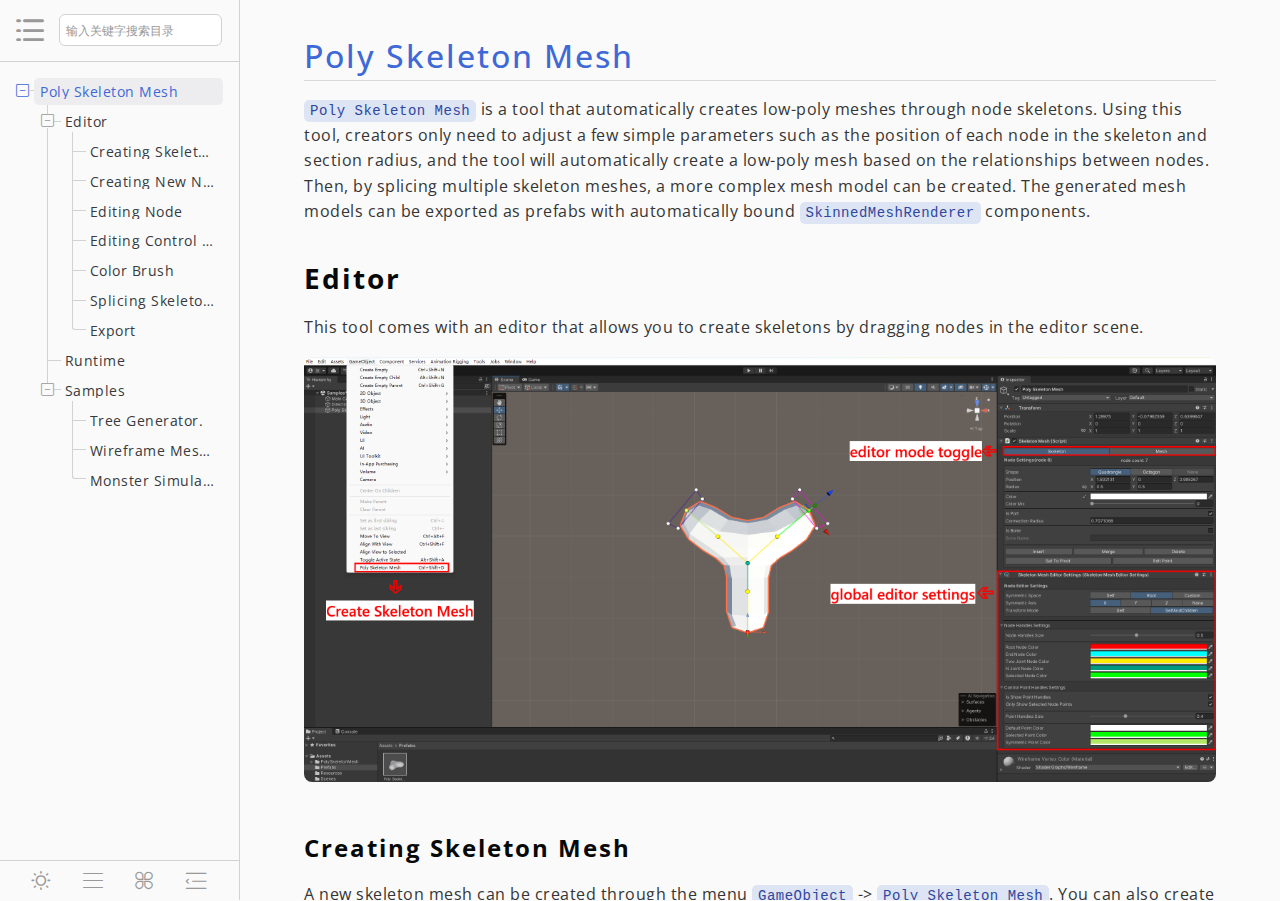
<file: document.html>
<!doctype html>
<html lang="">
<head>
    <meta charset='UTF-8'>
    <meta content='width=device-width initial-scale=1' name='viewport'>
    <title>Yuan Qu Cool (Poly Skeleton Mesh)</title>
    <link href="images/favicon.ico" rel="shortcut icon" type="image/x-icon">

    <link href="css/style.css" rel="stylesheet" type="text/css">
    <link href="css/bootstrap.min.css" rel="stylesheet" type="text/css">
    <link href="./css/mdtht.min.css" rel="stylesheet">
    
</head>
<body>
<h1 id='poly-skeleton-mesh'><a href="./index.html">Poly Skeleton Mesh</a></h1>

<p><code>Poly Skeleton Mesh</code> is a tool that automatically creates low-poly meshes through node skeletons. Using
    this tool, creators only need to adjust a few simple parameters such as the position of each node in the skeleton
    and section radius, and the tool will automatically create a low-poly mesh based on the relationships between nodes.
    Then, by splicing multiple skeleton meshes, a more complex mesh model can be created. The generated mesh models can
    be exported as prefabs with automatically bound <code>SkinnedMeshRenderer</code> components.</p>
<h2 id='editor'>Editor</h2>
<p>This tool comes with an editor that allows you to create skeletons by dragging nodes in the editor scene.</p>
<p><img alt="skeleton mesh editor" referrerpolicy="no-referrer" src="./images/document/skeleton mesh editor.png"></p>
<h3 id='creating-skeleton-mesh'>Creating Skeleton Mesh</h3>
<p>A new skeleton mesh can be created through the menu <code>GameObject</code> -&gt; <code>Poly Skeleton Mesh</code>.
    You can also create a new skeleton mesh by using the keyboard shortcut <code>Ctrl+Shift+D</code>. When in the
    skeleton editing mode, the newly created mesh will be generated based on the position and radius of the currently
    selected node.</p>
<p><img alt="create skeleton mesh" referrerpolicy="no-referrer" src="./images/document/create skeleton mesh.gif"></p>
<h3 id='creating-new-node'>Creating New Node</h3>
<p>Ensure the scene <code>Tools</code> is set to <code>Move Tool</code>. Select a node in the scene, hold down the
    <code>Shift</code> key on the keyboard, and drag the <code>Position</code> control in the scene to create a new
    node. You can switch the symmetry center, symmetry axis, and other settings through <code>Node Editor
        Settings</code>.</p>
<p><img alt="create node" referrerpolicy="no-referrer" src="./images/document/create node.gif"></p>
<h3 id='editing-node'>Editing Node</h3>
<p>In the scene, select one node, hold down the <code>Ctrl</code> key on the keyboard, and select another node in the
    scene to change the parent-child relationship between nodes.</p>
<p><img alt="change node parent" referrerpolicy="no-referrer" src="./images/document/change node parent.gif"></p>
<p>Switching scene <code>Tools</code> allows operations like <code>Move</code>, <code>Rotate</code>, <code>Scale</code>
    on nodes. Switching the <code>Transform Mode</code> configuration item in <code>Node Editor Settings</code> allows
    you to choose to edit only the current node or the current node and all its child nodes.</p>
<p><img alt="transform node" referrerpolicy="no-referrer" src="./images/document/transform node.gif"></p>
<p>Adjusting the node configuration items in the <code>Inspector</code> allows more precise settings for node shape,
    position, radius, color, etc.</p>
<p><img alt="edit node settings" referrerpolicy="no-referrer" src="./images/document/edit node settings.gif"></p>
<h3 id='editing-control-points'>Editing Control Points</h3>
<p>In addition to editing nodes, you can also edit the control points of each node, which allows for more detailed
    control of the node shape.
    Hold down the <code>Ctrl</code> key on the keyboard to select multiple control points for editing.</p>
<p><img alt="edit control point" referrerpolicy="no-referrer" src="./images/document/edit control point.gif"></p>
<h3 id='color-brush'>Color Brush</h3>
<p>You can use the color brush to change the color of the selected node or selected control point.
    Click the color brush icon in the <code>Node Editor Settings</code> to activate the color brush. Then, you can click
    on the nodes or control points in the scene to change their colors.
    Finally, you can click the <code>Mouse Right Button</code> to cancel the color brush.</p>
<p><img alt="color brush" referrerpolicy="no-referrer" src="./images/document/color brush.gif"></p>
<h3 id='splicing-skeleton-meshes'>Splicing Skeleton Meshes</h3>
<p>After editing the skeleton, you can save the current skeleton mesh as a prefab. Switch to the mesh configuration item
    in the <code>Inspector</code>, select a skeleton mesh in the scene as the base, drag the skeleton mesh prefab to be
    spliced into the scene, and move it to select the nearest splicing port to perform splicing. During splicing, click
    the <code>Ctrl</code> key on the keyboard to change the port to be spliced, and hold down the <code>Alt</code> key
    on the keyboard to rotate the prefab.</p>
<p><img alt="splice skeleton mesh" referrerpolicy="no-referrer" src="./images/document/splice skeleton mesh.gif"></p>
<h3 id='export'>Export</h3>
<p>The edited mesh supports exporting as a prefab, and you can choose whether to automatically generate bone
    binding.</p>
<p><video class="img-responsive" autoplay loop muted playsinline  height="700">
    <source src="images/document/skeleton%20mesh%20export.mp4">
    Your browser does not support the video tag.
</video></p>
<h2 id='runtime'>Runtime</h2>
<p>This tool provides runtime support and can dynamically create skeleton meshes through code.</p>
<pre><code class='language-c#' lang='c#'>    [RequireComponent(typeof(SkeletonMesh))]
    public class SampleSkeletonMesh : MonoBehaviour
    {
        private SkeletonMesh _skeletonMesh;

        private void Awake()
        {
            _skeletonMesh = GetComponent&lt;SkeletonMesh&gt;();
        }

        private void Start()
        {
            var node1 = _skeletonMesh.RootNode.AddChild(Vector3.forward);
            var node2 = node1.AddChild(new Vector3(1, 0, 1), 1f);
            var node3 = node1.AddChild(new Vector3(1, 0, 2), 1f);
        }
    }
</code></pre>
<p>The above code can create a mesh as shown in the image below:</p>
<p><img alt="skeleton mesh runtime" referrerpolicy="no-referrer" src="./images/document/skeleton mesh runtime.png"></p>
<h2 id='samples'>Samples</h2>
<h3 id='tree-generator'>Tree Generator.</h3>
<p>A simple tree generator that automatically generates low-polygon tree models by adjusting the corresponding
    parameters. The entire tree is generated by single <code>SkeletonMesh</code> component.</p>
<p><img alt="Tree Generator" referrerpolicy="no-referrer" src="./images/document/tree generator.gif"></p>
<h3 id='wireframe-mesh-generator'>Wireframe Mesh Generator</h3>
<p>A simple wireframe mesh generator that can generate a skeleton mesh model of the connection of mesh vertices and
    edges based on the existing mesh, and each vertex of the mesh generates a <code>SkeletonMesh</code> component.</p>
<p><img alt="wireframe mesh generator" referrerpolicy="no-referrer"
        src="./images/document/wireframe mesh generator.gif"></p>
<h3 id='monster-simulator-runtime'>Monster Simulator (Runtime)</h3>
<p>A simple monster simulator that creates different monster models by piecing together different body parts. At the
    same time, it automatically generates bone binding and adds simple procedural animations. The generated monsters can
    be archived in JSON format.</p>
<p><video class="img-responsive" autoplay loop muted playsinline  height="700">
    <source src="images/document/monster%20generator.mp4">
    Your browser does not support the video tag.
</video></p>
<p><video class="img-responsive" autoplay loop muted playsinline  height="700">
    <source src="images/document/monster%20save%20data.mp4">
    Your browser does not support the video tag.
</video></p>

<footer role="footer">

    <!-- logo -->

    <nav>
        <ul>
            <li>
                <a href="index.html" title="Yuan Qu Cool">
                    <img alt="Yuan Qu Cool" src="images/logo.png" title="Yuan Qu Cool"/>
                </a>
            </li>
        </ul>
    </nav>

    <!-- logo -->

    <!-- email -->

    <p class="copy-right">
        <a href="mailto:yuanqucool@gmail.com"><i aria-hidden="true" class="fa fa-envelope"></i>yuanqucool@gmail.com</a>
    </p>

    <!-- email -->

</footer>

<script src="js/bootstrap.min.js" type="text/javascript"></script>
<script src="./js/mdtht.min.js"></script>
<script src="./js/highlight.min.js"></script>
<script>hljs.highlightAll();</script>

</body>
</html>
</file>
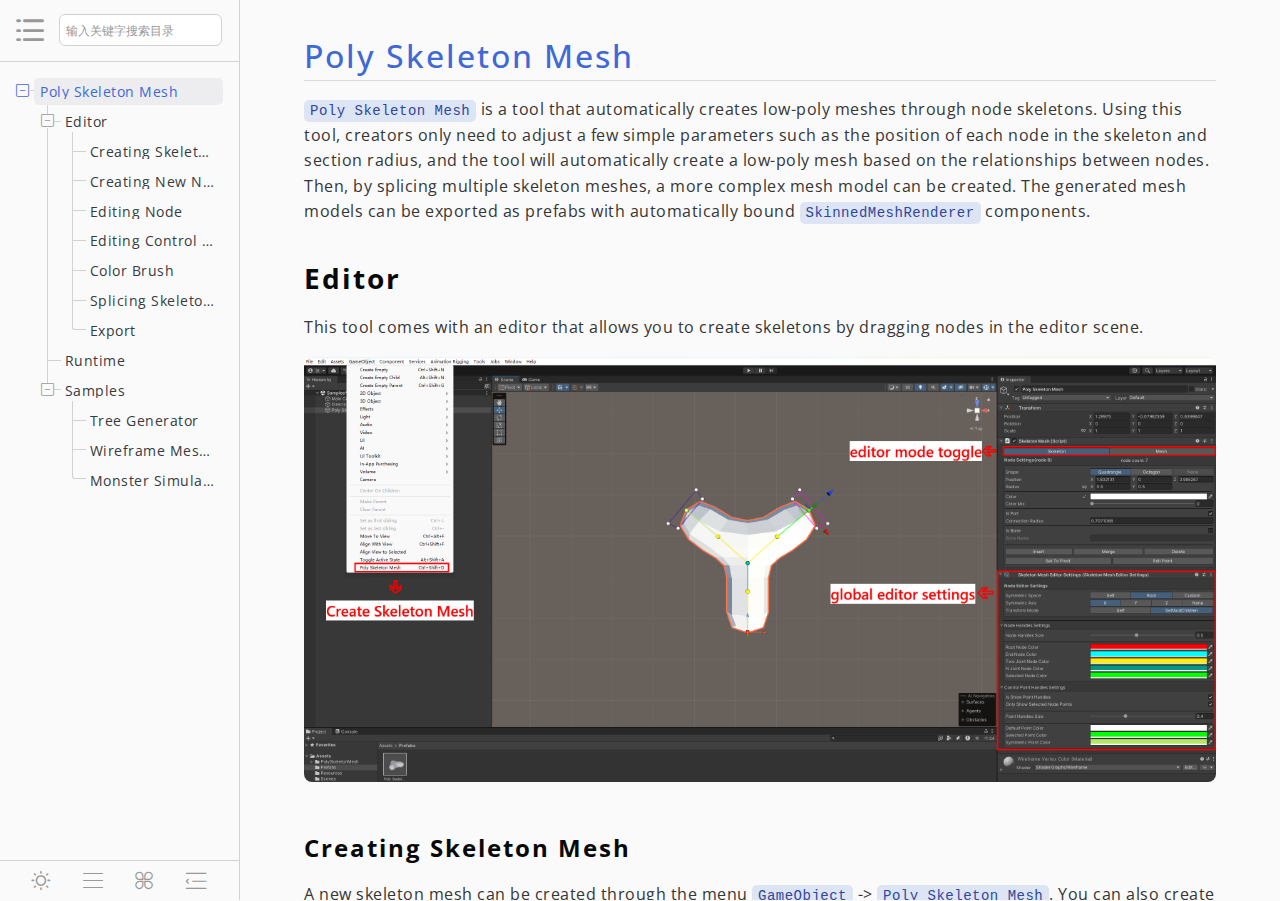
<file: README.html>
<!doctype html>
<html lang="">
<head>
    <meta charset='UTF-8'>
    <meta content='width=device-width initial-scale=1' name='viewport'>
    <title>Yuan Qu Cool (Poly Skeleton Mesh)</title>
    <link href="images/favicon.ico" rel="shortcut icon" type="image/x-icon">

    <link href="css/style.css" rel="stylesheet" type="text/css">
    <link href="css/bootstrap.min.css" rel="stylesheet" type="text/css">
    <link href="./css/mdtht.min.css" rel="stylesheet">
</head>
<body>
<h1 id='poly-skeleton-mesh'><a href="./index.html">Poly Skeleton Mesh</a></h1>
<p><code>Poly Skeleton Mesh</code> is a tool that automatically creates low-poly meshes through node skeletons. Using this tool, creators only need to adjust a few simple parameters such as the position of each node in the skeleton and section radius, and the tool will automatically create a low-poly mesh based on the relationships between nodes. Then, by splicing multiple skeleton meshes, a more complex mesh model can be created. The generated mesh models can be exported as prefabs with automatically bound <code>SkinnedMeshRenderer</code> components.</p>
<h2 id='editor'>Editor</h2>
<p>This tool comes with an editor that allows you to create skeletons by dragging nodes in the editor scene.</p>
<p><img src="./images/document/skeleton mesh editor.png" referrerpolicy="no-referrer" alt="skeleton mesh editor"></p>
<h3 id='creating-skeleton-mesh'>Creating Skeleton Mesh</h3>
<p>A new skeleton mesh can be created through the menu <code>GameObject</code> -&gt; <code>Poly Skeleton Mesh</code>. You can also create a new skeleton mesh by using the keyboard shortcut <code>Ctrl+Shift+D</code>. When in the skeleton editing mode, the newly created mesh will be generated based on the position and radius of the currently selected node.</p>
<p><img src="./images/document/create skeleton mesh.gif" referrerpolicy="no-referrer" alt="create skeleton mesh"></p>
<h3 id='creating-new-node'>Creating New Node</h3>
<p>Ensure the scene <code>Tools</code> is set to <code>Move Tool</code>. Select a node in the scene, hold down the <code>Shift</code> key on the keyboard, and drag the <code>Position</code> control in the scene to create a new node. You can switch the symmetry center, symmetry axis, and other settings through <code>Node Editor Settings</code>.</p>
<p><img src="./images/document/create node.gif" referrerpolicy="no-referrer" alt="create node"></p>
<h3 id='editing-node'>Editing Node</h3>
<p>In the scene, select one node, hold down the <code>Ctrl</code> key on the keyboard, and select another node in the scene to change the parent-child relationship between nodes.</p>
<p><img src="./images/document/change node parent.gif" referrerpolicy="no-referrer" alt="change node parent"></p>
<p>Switching scene <code>Tools</code> allows operations like <code>Move</code>, <code>Rotate</code>, <code>Scale</code> on nodes. Switching the <code>Transform Mode</code> configuration item in <code>Node Editor Settings</code> allows you to choose to edit only the current node or the current node and all its child nodes.</p>
<p><img src="./images/document/transform node.gif" referrerpolicy="no-referrer" alt="transform node"></p>
<p>Adjusting the node configuration items in the <code>Inspector</code> allows more precise settings for node shape, position, radius, color, etc.</p>
<p><img src="./images/document/edit node settings.gif" referrerpolicy="no-referrer" alt="edit node settings"></p>
<h3 id='editing-control-points'>Editing Control Points</h3>
<p>In addition to editing nodes, you can also edit the control points of each node, which allows for more detailed control of the node shape.
Hold down the <code>Ctrl</code> key on the keyboard to select multiple control points for editing.</p>
<p><img src="./images/document/edit control point.gif" referrerpolicy="no-referrer" alt="edit control point"></p>
<h3 id='color-brush'>Color Brush</h3>
<p>You can use the color brush to change the color of the selected node or selected control point. Click the color brush icon in the <code>Node Editor Settings</code> to activate the color brush. Then, you can click on the nodes or control points in the scene to change their colors. Finally, you can click the <code>Mouse Right Button</code> to cancel the color brush.</p>
<p><img src="./images/document/color brush.gif" referrerpolicy="no-referrer" alt="color brush"></p>
<h3 id='splicing-skeleton-meshes'>Splicing Skeleton Meshes</h3>
<p>After editing the skeleton, you can save the current skeleton mesh as a prefab. Switch to the mesh configuration item in the <code>Inspector</code>, select a skeleton mesh in the scene as the base, drag the skeleton mesh prefab to be spliced into the scene, and move it to select the nearest splicing port to perform splicing. During splicing, click the <code>Ctrl</code> key on the keyboard to change the port to be spliced, and hold down the <code>Alt</code> key on the keyboard to rotate the prefab.</p>
<p><img src="./images/document/splice skeleton mesh.gif" referrerpolicy="no-referrer" alt="splice skeleton mesh"></p>
<h3 id='export'>Export</h3>
<p>The edited mesh supports exporting as a prefab, and you can choose whether to automatically generate bone binding.</p>
<p><video class="img-responsive" autoplay loop muted playsinline  height="700" src="images/document/skeleton%20mesh%20export.mp4">Your browser does not support the video tag.</video></p>
<h2 id='runtime'>Runtime</h2>
<p>This tool provides runtime support and can dynamically create skeleton meshes through code.</p>
<pre><code class='language-csharp' lang='csharp'>    [RequireComponent(typeof(SkeletonMesh))]
    public class SampleSkeletonMesh : MonoBehaviour
    {
        private SkeletonMesh _skeletonMesh;

        private void Awake()
        {
            _skeletonMesh = GetComponent&lt;SkeletonMesh&gt;();
        }

        private void Start()
        {
            var node1 = _skeletonMesh.RootNode.AddChild(Vector3.forward);
            var node2 = node1.AddChild(new Vector3(1, 0, 1), 1f);
            var node3 = node2.AddChild(new Vector3(1, 0, 2), 1f);
        }
    }
</code></pre>
<p>The above code can create a mesh as shown in the image below:</p>
<p><img src="./images/document/skeleton mesh runtime.png" referrerpolicy="no-referrer" alt="skeleton mesh runtime"></p>
<h2 id='samples'>Samples</h2>
<h3 id='tree-generator'>Tree Generator</h3>
<p>A simple tree generator that automatically generates low-polygon tree models by adjusting the corresponding parameters. The entire tree is generated by single <code>SkeletonMesh</code> component.</p>
<p><img src="./images/document/tree generator.gif" referrerpolicy="no-referrer" alt="Tree Generator"></p>
<h3 id='wireframe-mesh-generator'>Wireframe Mesh Generator</h3>
<p>A simple wireframe mesh generator that can generate a skeleton mesh model of the connection of mesh vertices and edges based on the existing mesh, and each vertex of the mesh generates a <code>SkeletonMesh</code> component.</p>
<p><img src="./images/document/wireframe mesh generator.gif" referrerpolicy="no-referrer" alt="wireframe mesh generator"></p>
<h3 id='monster-simulator-runtime'>Monster Simulator (Runtime)</h3>
<p>A simple monster simulator that creates different monster models by piecing together different body parts. At the same time, it automatically generates bone binding and adds simple procedural animations. </p>
<p><font color="red">Note: this example uses the old input system.</font></p>
<p><video class="img-responsive" autoplay loop muted playsinline  height="700" src="images/document/monster%20generator.mp4">Your browser does not support the video tag.</video></p>
<p>The generated monsters can be archived in <code>json</code> format. </p>
<p><video class="img-responsive" autoplay loop muted playsinline  height="700" src="images/document/monster%20save%20data.mp4">Your browser does not support the video tag.</video></p>

<footer role="footer">
    <nav><ul><li><a href="index.html" title="Yuan Qu Cool"><img alt="Yuan Qu Cool" src="images/logo.png" title="Yuan Qu Cool"/></a></li></ul></nav>
    <p class="copy-right"><a href="mailto:yuanqucool@gmail.com"><i aria-hidden="true" class="fa fa-envelope"></i>yuanqucool@gmail.com</a></p>
</footer>

<script src="js/bootstrap.min.js" type="text/javascript"></script>
<script src="./js/mdtht.min.js"></script>
<script src="./js/highlight.min.js"></script>
<script>hljs.highlightAll();</script>
</body>
</html>
</file>
<file: css/style.css>
@import url(https://fonts.googleapis.com/css?family=Open+Sans:400,300,300italic,400italic,600,600italic,700,700italic,800,800italic);
html {
	-ms-text-size-adjust: 100%;
	-webkit-text-size-adjust: 100%;
}
*, *:before, *:after {
	-webkit-box-sizing: border-box;
	-moz-box-sizing: border-box;
	box-sizing: border-box;
}
input, textarea {
	-webkit-appearance: none;
	-webkit-border-radius: 0;
}
button, html input[type="button"],/* 1 */ input[type="reset"], input[type="submit"] {
	-webkit-appearance: button;
	cursor: pointer;
 *overflow:visible;
}
body, img, .commentys-form input[type="text"], .commentys-form input[type="email"], .commentys-form input[type="url"], .commentys-form textarea {
	transition: all .2s linear;
	-o-transition: all .2s linear;
	-moz-transition: all .2s linear;
	-webkit-transition: all .2s linear;
}
html, body, div, span, object, iframe, h1, h2, h3, h4, h5, h6, p, blockquote, pre, abbr, address, cite, code, del, dfn, em, img, ins, kbd, q, samp, small, strong, sub, sup, var, b, i, dl, dt, dd, ol, ul, li, fieldset, form, label, legend, table, caption, tbody, tfoot, thead, tr, th, td, article, aside, canvas, details, figcaption, figure, footer, header, hgroup, menu, nav, section, summary, time, mark, audio, video, input, main {
	-webkit-box-sizing: border-box;
	-moz-box-sizing: border-box;
	box-sizing: border-box;
	margin: 0;
	padding: 0;
	vertical-align: baseline;
	border: 0;
	outline: 0;
}
article, aside, details, figcaption, figure, footer, header, hgroup, menu, nav, section, img, main {
	display: block
}
audio, canvas, video {
	display: inline-block;
 *display:inline;
 *zoom:1
}
blockquote:before, blockquote:after, q:before, q:after {
	content: '';
	content: none;
}
.clear {
	clear: both;
	line-height: 0;
	height: 0;
}
a {
	text-decoration: none;
	outline: none;
	color: #010101;
	transition-delay: 0s;
	transition-duration: 0.6s;
	transition-property: all;
	transition-timing-function: ease;
}
a:focus, img:focus, button:focus, .btn:focus {
	outline: none;
}

::-moz-selection {
background-color:#fb5353;
color:#fff;
text-shadow:none;
}
::selection {
	background-color: #fb5353;
	color: #fff;
	text-shadow: none;
}
@font-face {
	font-family: 'Open Sans', sans-serif;
}
/*===== Header ===*/

header[role="header"] {
	padding-top: 80px;
	padding-bottom: 39px
}
header[role="header"] h1 {
	padding: 0;
	margin: 0
}
header[role="header"] h1 > a {
	max-width: 66px;
	display: block;
	float: left
}
header[role="header"] nav {
	padding-top: 10px;
	transition-delay: 0s;
	transition-duration: 0.6s;
	transition-property: all;
	transition-timing-function: ease;
}
header[role="header"] nav ul {
	display: none;
	position: fixed;
	z-index: 60;
	text-align: center;
	width: 100%;
	height: 100%;
	top: 0;
	left: 0;
	right: 0;
	background-color: rgba(255,255,255,0.8);
	padding: 0;
	margin: 0;
	padding-top: 199px;
}
header[role="header"] nav ul > li {
	font-weight: 800;
	font-size: 42px;
	display: block
}
header[role="header"] nav ul > li > a {
	display: block;
	line-height: 72px;
	color: #404040
}
header[role="header"] nav ul > li:hover a, header[role="header"] nav ul > li.nav-active a {
	text-decoration: none;
	color: #fb5353
}
header[role="header"] nav #menu-button {
	width: 31px;
	font-size: 0;
	float: right;
	height: 19px;
	position: relative;
	z-index: 70;
	-webkit-transform: rotate(0deg);
	-moz-transform: rotate(0deg);
	-o-transform: rotate(0deg);
	transform: rotate(0deg);
	-webkit-transition: .5s ease-in-out;
	-moz-transition: .5s ease-in-out;
	-o-transition: .5s ease-in-out;
	transition: .5s ease-in-out;
	cursor: pointer;
}
header[role="header"] nav #menu-button span {
	display: block;
	position: absolute;
	z-index: 60;
	height: 3px;
	width: 100%;
	background: #111111;
	opacity: 1;
	left: 0;
	-webkit-transform: rotate(0deg);
	-moz-transform: rotate(0deg);
	-o-transform: rotate(0deg);
	transform: rotate(0deg);
	-webkit-transition: .25s ease-in-out;
	-moz-transition: .25s ease-in-out;
	-o-transition: .25s ease-in-out;
	transition: .25s ease-in-out;
}
header[role="header"] nav #menu-button span {
	background: #010101;
}
header[role="header"] nav #menu-button span:nth-child(1) {
	top: 0px;
}
header[role="header"] nav #menu-button span:nth-child(2) {
	top: 7px;
}
header[role="header"] nav #menu-button span:nth-child(3) {
	top: 14px;
}
header[role="header"] nav #menu-button.open span:nth-child(1) {
	top: 10px;
	-webkit-transform: rotate(135deg);
	-moz-transform: rotate(135deg);
	-o-transform: rotate(135deg);
	transform: rotate(135deg);
}
header[role="header"] nav #menu-button.open span:nth-child(2) {
	opacity: 0;
	left: -60px;
}
header[role="header"] nav #menu-button.open span:nth-child(3) {
	top: 10px;
	-webkit-transform: rotate(-135deg);
	-moz-transform: rotate(-135deg);
	-o-transform: rotate(-135deg);
	transform: rotate(-135deg);
}
/*===== main ===*/

main[role="main-home-wrapper"], main[role="main-inner-wrapper"] {
	padding-bottom: 90px
}
main[role="main-home-wrapper"] article[role="pge-title-content"], main[role="main-inner-wrapper"] article[role="pge-title-content"] {
	padding-left: 41px
}
main[role="main-home-wrapper"] article[role="pge-title-content"] header, main[role="main-inner-wrapper"] article[role="pge-title-content"] header {
	padding-bottom: 19px;
	padding-top: 83px
}
main[role="main-home-wrapper"] article[role="pge-title-content"] header h2, main[role="main-inner-wrapper"] article[role="pge-title-content"] header h2 {
	font-size: 46px;
	line-height: 53px;
	color: #404040;
	font-weight: 800
}
main[role="main-home-wrapper"] article[role="pge-title-content"] header h2 span, main[role="main-inner-wrapper"] article[role="pge-title-content"] header h2 span {
	display: block;
	font-size: 80px;
	color: #fb5353;
	padding-bottom: 15px
}
main[role="main-home-wrapper"] article[role="pge-title-content"] p, main[role="main-inner-wrapper"] article[role="pge-title-content"] p {
	font-size: 20px;
	line-height: 30px;
	color: #454545
}
/*===== footer ===*/

footer[role="footer"] {
	background-color: #FFF;
	padding-top: 100px;
	padding-bottom: 77px
}
footer[role="footer"] > h1 a {
	margin: 0 auto;
	display: block;
	max-width: 128px;
}
footer[role="footer"] nav {
	padding-top: 37px;
	padding-bottom: 43px
}
footer[role="footer"] nav > ul {
	text-align: center;
	padding: 0;
	margin: 0
}
footer[role="footer"] nav > ul > li {
	display: inline-block;
	text-transform: uppercase;
	font-size: 15px;
	margin: 0 13px
}
footer[role="footer"] nav > ul > li > a {
	color: #9d9d9d
}
footer[role="footer"] nav > ul > li:hover a {
	text-decoration: none;
	color: #fb5353
}
footer[role="footer"] ul[role="social-icons"] {
	padding: 0;
	margin: 0;
	text-align: center;
	padding-bottom: 40px;
}
footer[role="footer"] ul[role="social-icons"] > li {
	display: inline-block;
	margin: 0 6.5px
}
footer[role="footer"] ul[role="social-icons"] > li > a {
	display: block;
	width: 42px;
	height: 42px;
	background-color: #bbbbbb;
	color: #FFF;
	line-height: 42px;
	font-size: 20px;
	border-radius: 100%;
	text-align: center
}
footer[role="footer"] ul[role="social-icons"] > li:hover a {
	background-color: #fb5353
}
footer[role="footer"] .copy-right {
	text-align: center;
	display: block;
	font-size: 24px;
	line-height: 25px;
	color: #9c9c9c
}
/*===== About ===*/

main[role="main-inner-wrapper"] .about-content {
	background-color: #fb5353;
	padding-top: 57px;
	padding-left: 70px;
	padding-right: 67px;
	padding-bottom: 58px
}
main[role="main-inner-wrapper"] .about-content p {
	font-size: 17px;
	line-height: 30px;
	color: #FFF;
	padding-bottom: 20px
}
main[role="main-inner-wrapper"] .thumbnails-pan {
	padding-top: 30px
}
main[role="main-inner-wrapper"] .thumbnails-pan section figure {
	background-color: #FFF;
	position: relative;
	overflow: hidden;
	cursor: pointer
}
main[role="main-inner-wrapper"] .thumbnails-pan section figure, main[role="main-inner-wrapper"] .thumbnails-pan section figure, img, main[role="main-inner-wrapper"] .thumbnails-pan section figure figcaption, section.blog-content figure, section.blog-content figure img, section.blog-content article {
	transition-delay: 0s;
	transition-duration: 0.6s;
	transition-property: all;
	transition-timing-function: ease;
}
main[role="main-inner-wrapper"] .thumbnails-pan section figure figcaption {
	position: absolute;
	bottom: -50%;
	left: 0;
	right: 0;
	background-color: #fb5353;
	margin: 0 69px;
	text-align: center;
	color: #FFF;
	padding-top: 16px;
	padding-bottom: 27px
}
main[role="main-inner-wrapper"] .thumbnails-pan section figure figcaption h3 {
	font-size: 21px;
	line-height: 22px;
	font-weight: 300
}
main[role="main-inner-wrapper"] .thumbnails-pan section figure figcaption h5 {
	text-transform: uppercase;
	font-size: 13px;
	line-height: 14px;
	font-weight: bold
}
main[role="main-inner-wrapper"] .thumbnails-pan section figure:hover, section.blog-content:hover article {
	background-color: #fb5353;
	color: #FFF
}
main[role="main-inner-wrapper"] .thumbnails-pan section figure:hover img, section.blog-content:hover figure img {
	-webkit-transform: scale3d(1.08, 1.08, 2);
	transform: scale3d(1.08, 1.08, 2);
	opacity: 0.5
}
main[role="main-inner-wrapper"] .thumbnails-pan section figure:hover figcaption {
	bottom: 0;
}
/*===== Blog ===*/

article[role="pge-title-content"].blog-header {
	padding-bottom: 218px
}
section.blog-content {
	margin-bottom: 29px
}
section.blog-content figure {
	overflow: hidden;
	position: relative;
	background-color: rgba(255,255,255,0.4);
	cursor: pointer
}
section.blog-content figure .post-date {
	text-align: center;
	color: #FFF;
	font-weight: 800;
	font-size: 14px;
	line-height: 18px;
	text-transform: uppercase;
	display: block;
	background-color: #fb5353;
	width: 130px;
	height: 130px;
	position: absolute;
	left: 0;
	top: 0;
	padding-top: 41px;
	z-index: 50
}
section.blog-content figure .post-date span {
	font-size: 50px;
	line-height: 35px;
	display: block
}
section.blog-content article {
	font-size: 21px;
	line-height: 30px;
	color: #FFF;
	font-weight: 800;
	color: #343434;
	padding-left: 42px;
	padding-top: 33px;
	padding-bottom: 31px;
}
section.blog-content:hover figure img {
	opacity: 0.5
}
/*===== Contact ===*/

article[role="pge-title-content"].contact-header {
	padding-bottom: 218px
}
article[role="pge-title-content"].contact-header p a {
	color: #343434;
	padding-right: 34px
}
article[role="pge-title-content"].contact-header p a:hover {
	color: #fb5353;
	text-decoration: none
}
.demo-wrapper {
	width: 100%;
	margin: 0 auto;
	height: 499px;
}
#surabaya {
	width: 100%;
	height: 100%;
}
.error_message {
	color: #e84d49
}
#success_page h3, #success_page p {
	color: #60ca6f
}
.contat-from-wrapper {
	padding: 0 69px;
	margin-top: 108px
}
.contat-from-wrapper input[type="text"], .contat-from-wrapper input[type="email"], .contat-from-wrapper textarea {
	width: 100%;
	display: block;
	outline: none;
	border-bottom: 1px solid #bbbbbb;
	background-color: inherit;
	color: #404040;
	font-size: 21px;
	line-height: 23px;
	padding-bottom: 24px
}
.contat-from-wrapper input[type="text"]:focus, .contat-from-wrapper input[type="email"]:focus, .contat-from-wrapper textarea:focus {
	border-bottom-color: #9f9e9e
}
 .contat-from-wrapper form ::-webkit-input-placeholder {
color:#404040;
}
 .contat-from-wrapper form ::-moz-placeholder {
color:#404040;
} /* firefox 19+ */
 .contat-from-wrapper form :-ms-input-placeholder {
color:#404040;
} /* ie */
 .contat-from-wrapper form input:-moz-placeholder {
color:#404040;
}
.contat-from-wrapper textarea {
	border-bottom: 1px solid #bbbbbb;
	border-left: none;
	border-right: none;
	border-top: none;
	height: 77px;
	margin-top: 56px
}
.contat-from-wrapper input[type="submit"] {
	display: block;
	border: none;
	outline: none;
	width: 200px;
	line-height: 60px;
	text-transform: uppercase;
	font-size: 21px;
	color: #FFF;
	font-weight: 800;
	letter-spacing: 2px;
	background-color: #e84d49;
	margin: 41px auto;
	margin-bottom: 0
}
.contat-from-wrapper input[type="submit"]:hover {
	background-color: #f8524e
}
/*== Work Details ==*/

.work-details, .blog-details {
	padding: 0 69px;
	margin-top: 73px
}
.work-details header h2 {
	color: #343434;
	font-size: 36px;
	font-weight: 800
}
.work-details header a {
	display: inline-block;
	color: #fb5353;
	font-size: 18px;
	font-weight: 800;
	padding-top: 3px
}
.work-details header a i {
	color: #0d0d0d;
	padding-left: 10px
}
.work-details header a:hover {
	color: #0d0d0d;
	text-decoration: none
}
.work-details header a:hover i {
	color: #fb5353
}
.work-details p {
	font-size: 16px;
	color: #666666;
	line-height: 30px;
	margin-bottom: 20px;
	font-weight: 300
}
.work-details p strong {
	font-weight: 800
}
.work-images {
	margin-top: 46px
}
.work-images li {
	margin-bottom: 50px
}
/*== Blog Details ==*/

.bog-header {
	padding-bottom: 62px
}
.bog-header h3, .comments-pan h3, .commentys-form h4 {
	color: #404040;
	font-weight: 800;
	padding-bottom: 24px;
	display: block
}
.bog-header h3 span {
	color: #fb5353
}
.bog-header h2 {
	font-size: 36px;
	font-weight: normal
}
.blog-details .enter-content {
	margin-top: 62px
}
.blog-details .enter-content p {
	font-size: 16px;
	line-height: 30px;
	font-weight: 300;
	margin-bottom: 23px
}
.comments-pan {
	border-top: 2px solid #dedede;
	padding-top: 15px
}
.comments-pan h3 {
	border-bottom: 2px solid #dedede;
	padding-bottom: 34px;
	margin-bottom: 52px
}
.comments-reply, .reply-pan {
	padding: 0;
	margin: 0;
	list-style: none
}
.comments-reply li {
	display: block;
	border-bottom: 2px solid #dedede;
	overflow: hidden;
	padding-bottom: 51px;
	margin-bottom: 39px
}
.comments-reply li figure {
	float: left;
	width: 70px;
	background-color: #000
}
.comments-reply li section {
	float: left;
	padding-left: 30px;
	font-size: 16px;
	line-height: 30px;
	font-weight: 300;
	color: #343434;
	width: 92%;
}
.comments-reply li section .date-pan {
	font-size: 14px;
	line-height: 18px;
	padding-bottom: 25px
}
.comments-reply li section h4 {
	font-weight: 800;
	color: #404040;
	font-size: 21px;
	margin-bottom: 6px;
	margin-top: 0
}
.comments-reply li section h4 a {
	font-size: 16px;
	color: #fb5353;
	font-weight: 400;
	display: inline-block;
	padding-left: 20px
}
.reply-pan {
	clear: both;
	display: block;
	margin-left: 100px;
	padding-top: 39px
}
.reply-pan li {
	border-bottom: none;
	border-top: 2px solid #dedede;
	padding-bottom: 0;
	margin-bottom: 0;
	padding-top: 38px;
}
.commentys-form h4 {
	font-size: 24px
}
.commentys-form form {
	margin-top: 30px
}
.commentys-form input[type="text"], .commentys-form input[type="email"], .commentys-form input[type="url"], .commentys-form textarea {
	font-size: 21px;
	line-height: 22px;
	color: #404040;
	padding-bottom: 26px;
	border-bottom: 2px solid #bbbbbb;
	width: 100%;
	display: block;
	border-left: none;
	border-right: none;
	border-top: none;
	background-color: transparent;
	outline: none
}
.commentys-form textarea {
	margin-top: 57px
}
.commentys-form input[type="text"]:focus, .commentys-form input[type="email"]:focus, .commentys-form input[type="url"]:focus, .commentys-form textarea:focus {
	border-bottom-color: #000
}
.commentys-form input[type="button"] {
	padding: 0 36px;
	text-transform: uppercase;
	display: inline-block;
	font-size: 21px;
	line-height: 60px;
	color: #FFF;
	font-weight: bold;
	text-align: center;
	border: none;
	outline: none;
	background-color: #fb5353;
	margin-top: 50px
}
.commentys-form input[type="button"]:hover {
	background-color: #ff5c5c
}
</file>
<file: css/mdtht.min.css>
/*
 * ------------------------------------------------------------------------
 * mdtht.css
 * (c) 2022-2025
 * Author: cayxc
 * Homepage:  https://gitee.com/cayxc/mdtht  https://github.com/cayxc/Mdtht
 * License: BSD-3-Clause
 */
@charset "UTF-8";@font-face{font-family:"iconfont";src:url("[data-uri]")}.iconfont{font-family:"iconfont"!important;font-size:1.6rem;font-style:normal;-webkit-font-smoothing:antialiased;-moz-osx-font-smoothing:grayscale}.icon-retractB:before{content:"\e619"}.icon-launchB:before{content:"\e77f"}.icon-fail:before{content:"\e64e"}.icon-launchC:before{content:"\e731"}.icon-retractA:before{content:"\e747"}.icon-branchB:before{content:"\e618"}.icon-branch:before{content:"\e6a5"}.icon-catalog-closeB:before{content:"\e62f"}.icon-label:before{content:"\e77e"}.icon-quit:before{content:"\e652"}.icon-retractC:before{content:"\e604"}.icon-search:before{content:"\e62b"}.icon-close:before{content:"\e624"}.icon-noindex:before{content:"\e643"}.icon-catalog-close:before{content:"\e613"}.icon-sun:before{content:"\e603"}.icon-style:before{content:"\e62e"}.icon-moon:before{content:"\e60c"}.icon-menu-index:before{content:"\e62a"}.icon-catalog-show:before{content:"\e65a"}.icon-launchA:before{content:"\e748"}input::-webkit-input-placeholder,input:-moz-placeholder,input::-moz-placeholder,input:-ms-input-placeholder{color:#999}.text-center{text-align:center}.error{position:absolute;left:1.6rem;right:1.6rem;top:0;z-index:1000;border-radius:.6rem;-webkit-border-radius:.6rem;-moz-border-radius:.6rem;background:#e30f2e}.error pre{color:initial!important;background:initial!important;margin:0}.input-checkebox{appearance:none;-webkit-appearance:none;-moz-appearance:none;-ms-appearance:none;content:"";display:inline-block;position:relative;width:1.6rem;height:1.6rem;background-color:#fafafa;border:1px solid #070909;vertical-align:middle;font-size:2rem;line-height:1;margin-bottom:.3rem;margin-right:.8rem;box-sizing:border-box}.input-text,.search{display:inline-block;width:100%;height:100%;border:1px solid #d2d2d2;padding:0 .6rem;border-radius:.6rem;-webkit-border-radius:.6rem;-moz-border-radius:.6rem;box-sizing:border-box;outline:0}.js-level1-style{border-bottom:.1rem solid #d9d9d9}.js-search{border:.1rem solid #d2d2d2;border-radius:.6rem;-webkit-border-radius:.6rem;-moz-border-radius:.6rem;max-height:60vh!important;box-shadow:0 0 .2rem .1rem rgba(217,217,217,0.6);-webkit-box-shadow:0 0 .2rem .1rem rgba(217,217,217,0.6);-moz-box-shadow:0 0 .2rem .1rem rgba(217,217,217,0.6);-o-box-shadow:0 0 .2rem .1rem rgba(217,217,217,0.6);background:#fafafa}.js-search>nav{max-height:60vh;overflow-y:auto!important;overflow-x:hidden!important;scrollbar-width:none;-webkit-scrollbar:none}.js-search a{color:#000!important}.js-search i{color:#999!important}#right-container .js-show h1>span,#right-container .js-show h2>span,#right-container .js-show h3>span,#right-container .js-show h4>span,#right-container .js-show h5>span,#right-container .js-show h6>span{display:block!important}.list-wrapper .js-close{display:none}.js-width-0{width:0!important;overflow:hidden}.js-height-0{height:0!important}.js-height-1{height:4rem!important}.js-noindex ul li a p{display:none!important}#list-container .js-retract>ul>li ul{display:none}#list-container .js-launch>ul>li ul{display:block}#list-container .list-wrapper .js-item-retract>ul,#list-container .list-wrapper .js-item-retract>ul{display:none}#list-container .list-wrapper .js-item-launch>ul,#list-container .list-wrapper .js-item-launch>ul{display:block}#list-container .js-active>a,.search-result .js-active{color:#3e69d7!important;background:#ededef!important;border-radius:.5rem;-webkit-border-radius:.5rem;-moz-border-radius:.5rem}#list-container .js-active>a:before,.search-result .js-active:before{width:1.2rem}.search-result .search-click{border-radius:.5rem;-webkit-border-radius:.5rem;-moz-border-radius:.5rem;padding:.4rem .6rem;color:#f59102!important;background:#ededef}#list-container .js-active>.iconfont{color:#3e69d7!important}.js-show-shadow,.js-show-shadow .iconfont{text-shadow:.05rem .1rem .12rem rgba(210,210,210,0.75)}.js-close-shadow,.js-close-shadow .iconfont{text-shadow:none}.js-show-tree .list-wrapper ul:before,.js-show-tree .list-wrapper ul li:before,.js-show-tree .list-wrapper ul li a:before,.js-show-tree .list-wrapper ul:after,.js-show-tree .list-wrapper ul li:after,.js-show-tree .list-wrapper ul li a:after{display:block!important}.js-close-tree .list-wrapper ul:before,.js-close-tree .list-wrapper ul li:before,.js-close-tree .list-wrapper ul li a:before,.js-close-tree .list-wrapper ul:after,.js-close-tree .list-wrapper ul li:after,.js-close-tree .list-wrapper ul li a:after{display:none!important}
.js-close-tree .list-wrapper ul li a{margin-left:1.7rem}pre code.hljs{white-space:break-spaces;word-break:break-word}code.hljs{color:#2f479f;padding:0;background:transparent}.hljs{background:transparent}.hljs-comment{color:rgba(72,93,108,0.75)}.hljs-punctuation,.hljs-tag{color:#4ad3f8}.hljs-tag .hljs-attr,.hljs-tag .hljs-name{color:#fa5a5a}.hljs-attribute,.hljs-doctag,.hljs-keyword,.hljs-meta .hljs-keyword,.hljs-name,.hljs-selector-tag{color:#3cb2fc}.hljs-deletion,.hljs-number,.hljs-quote,.hljs-selector-class,.hljs-selector-id,.hljs-string,.hljs-template-tag,.hljs-type{color:#00a866}.hljs-section,.hljs-title{color:#af66ef}.hljs-link,.hljs-operator,.hljs-regexp,.hljs-selector-attr,.hljs-selector-pseudo,.hljs-symbol,.hljs-template-variable,.hljs-variable{color:#ff5c6d}.hljs-literal{color:#0d50cc}.hljs-addition,.hljs-built_in,.hljs-bullet,.hljs-code{color:#e38603}.hljs-meta{color:#ae42f3}.hljs-meta .hljs-string{color:#32b1e1}.hljs-emphasis{font-style:italic}.hljs-strong{font-weight:500}*{margin:0;padding:0;tab-size:4;-webkit-tab-size:4;-moz-tab-size:4;-o-tab-size:4}:root{font-family:"PingFang SC",Helvetica,"Helvetica Neue","Microsoft YaHei",Arial,sans-serif;font-size:62.5%;background-color:#fafafa;color:#000;height:100%;overflow:hidden;letter-spacing:.05rem}body{font-size:1.6rem;line-height:1.6;box-sizing:border-box}h1,h2,h3,h4,h5,h6{position:relative;line-height:1.5;margin:32px 0 16px;color:#070909;letter-spacing:2px}h1{font-size:3.2rem}h2{font-size:2.8rem}h3{font-size:2.4rem}h4{font-size:2rem}h5{font-size:1.8rem}h6{font-size:1.6rem}hr{border:0;height:.1rem;margin:1.6rem 0;background:#d9d9d9;box-sizing:border-box}::selection{background:rgba(227,134,3,0.3);text-shadow:none;box-decoration-break:clone;-webkit-box-decoration-break:clone}a{text-decoration:none;color:#3e69d7;cursor:pointer;font-weight:500;text-underline-offset:4px}a:hover{color:#f59102;text-decoration:underline}p{margin:1.6rem 0}strong{font-weight:bold;color:#070909}u{text-decoration-color:#070909;-moz-text-decoration-color:#070909;text-underline-offset:4px}em{font-weight:400}del{color:#999;text-decoration:line-through;text-decoration-color:#f59102;-moz-text-decoration-color:#f59102}sup,sub{font-size:1.2rem;padding:0 .1rem}sup.md-footnote{padding:0 .2rem}sup.md-footnote:hover{color:#f59102;cursor:pointer}mark{background-color:#3e69d7;padding:0 .4rem;border-radius:.4rem;-webkit-border-radius:.4rem;-moz-border-radius:.4rem;color:#fafafa;box-decoration-break:clone;-webkit-box-decoration-break:clone}kbd{display:inline-block;line-height:2.2rem;border:0;background:#070909;color:#fafafa;border-image:none;border-radius:.4rem;-webkit-border-radius:.4rem;-moz-border-radius:.4rem;padding:0 .6rem;vertical-align:text-top;font-size:1.4rem;box-shadow:none;box-decoration-break:clone;-webkit-box-decoration-break:clone}img{display:inline-block;max-width:100%;border-radius:.8rem;-webkit-border-radius:.8rem;-moz-border-radius:.8rem;margin:0 auto 1.6rem;color:#999}ul li input,ul li p,ol li input,ol li p{display:inline-block}ul li p,ol li p{margin:0}li>input{margin-left:-2rem}ul,ol{margin-left:0;padding-left:3.4rem}ol>li>ul,ul>li>ol{padding-left:3.4rem}#content ul,#content ol,#content dl{margin:.5rem auto}#content ul li,#content ol li{margin-bottom:.5rem}blockquote,.md-alert{margin:1.6rem 0;padding:.5rem 1rem;background:#ededef;font-size:1.6rem;box-sizing:border-box;border-radius:.8rem;-webkit-border-radius:.8rem;-moz-border-radius:.8rem;padding:1.6rem;border-left:.4rem solid #3e69d7;border-bottom:0;border-top:0;border-right:0;background:rgba(62,105,215,0.06);overflow:hidden}blockquote code,.md-alert code{background:rgba(62,105,215,0.15);padding:.3rem 1rem;box-decoration-break:clone;-webkit-box-decoration-break:clone}blockquote blockquote{background:rgba(62,105,215,0.06)}.md-alert>p:first-of-type{line-height:1}blockquote>*:first-of-type,.md-alert>*:first-of-type{margin-top:0}blockquote>*:last-of-type,.md-alert>*:last-of-type{margin-bottom:0}blockquote>blockquote:last-of-type,blockquote>.md-alert:last-of-type,.md-alert>blockquote:last-of-type,.md-alert>.md-alert:last-of-type{margin-top:1.6rem!important}.md-alert.md-alert-note{border-left-color:#3e69d7;background:rgba(62,105,215,0.06);color:#3e69d7}.md-alert.md-alert-note .md-alert-text-note{color:#3e69d7}.md-alert.md-alert-caution{border-left-color:#f59102;background:rgba(245,145,2,0.06);color:#f59102}.md-alert.md-alert-caution .md-alert-text-caution{color:#f59102}.md-alert.md-alert-tip{border-left-color:#03b736;background:rgba(3,183,54,0.06);color:#03b736}.md-alert.md-alert-tip .md-alert-text-tip{color:#03b736}.md-alert.md-alert-important{border-left-color:#8250df;background:rgba(130,80,223,0.06);color:#8250df}.md-alert.md-alert-important .md-alert-text-important{color:#8250df}.md-alert.md-alert-warning{border-left-color:#e30f2e;background:rgba(227,15,46,0.06);color:#e30f2e}.md-alert.md-alert-warning .md-alert-text-warning{color:#e30f2e}code{font-family:monospace}
code,tt{margin:16px 0;background:#ededef;font-size:14px;box-sizing:border-box;border-radius:5px;padding:5px 10px;color:#2f479f;box-decoration-break:clone;-webkit-box-decoration-break:clone}p code,p tt,li code,li tt,blockquote code,blockquote tt,.md-alert code,.md-alert tt,table code,table tt{padding:3px 6px!important;background:rgba(62,105,215,0.15);box-decoration-break:clone;-webkit-box-decoration-break:clone}h1 code,h2 code,h3 code,h4 code,h5 code,h6 code{vertical-align:middle}h1 code{font-size:18px}h2 code{font-size:16px}.outline-content .outline-item code{font-size:11px;padding:2px 6px!important}pre{margin:16px 0;padding:16px;background:#ededef;font-size:14px;box-sizing:border-box;border-radius:8px;color:#2f479f;overflow:hidden;font-family:monospace;white-space:pre-wrap;position:relative}pre pre{background:transparent;padding:5px 10px;border:0}.code-copy{display:block;position:absolute;right:10px;top:10px;padding:3px;border:1px solid #d2d2d2;background:#ededef;border-radius:3px;line-height:1;font-size:12px;color:#999;cursor:pointer}.code-copy:hover{color:#f59102;border-color:#f59102}.code-copied{color:white;border-color:#3e69d7;background:#3e69d7}.code-copied:hover{color:white;background:#f59102}sup,sub{font-size:1.2rem;padding:0 .1rem}sup.md-footnote{padding:0 .2rem}sup.md-footnote:hover{color:#f59102}.iconfont{color:#999}.iconfont:hover{text-shadow:.1rem .1rem .1rem rgba(62,105,215,0.75)}.md-rawblock{margin:1.6rem 0}table{width:100%;margin-top:1.6rem;text-align:left;border-collapse:separate;border-spacing:0;border-radius:.8rem;overflow:hidden;padding:0;border:1px solid rgba(217,217,217,0.8)}table thead tr th{background:#ededef}table tbody tr:nth-child(even) td{background:#ededef}table tbody tr:nth-child(odd) td{background:#fafafa}table tr th,table tr td{padding:10px;word-break:break-word}table tr td,table thead tr th{border-left:1px solid rgba(217,217,217,0.8)}table tbody tr td:first-of-type,table thead tr th:first-of-type{border-left:none}input{border-radius:5px;line-height:1.2;position:relative;padding:0 6px;outline:0;border:1px solid #d2d2d2;margin-right:.8rem}input:focus,textarea:focus,input[type=number]:focus,input[type=search]:focus,input[type=text]:focus{border-color:#3e69d7;box-shadow:none;outline:0}input::placeholder{font-size:12px;color:#999}input[type=checkbox],input[type=radio]{outline:0;appearance:none;-webkit-appearance:none;-moz-appearance:none;-ms-appearance:none;width:14px;height:14px;padding:0;box-sizing:border-box;border:1px solid #d2d2d2;border-radius:3px;list-style:none;background:#fafafa;margin-bottom:-2px}input[type=checkbox]:checked,input[type=radio]:checked{background:#3e69d7!important;border-color:transparent}input[type=checkbox]:checked::after{content:"";display:block;width:5px;height:9px;background:transparent;border:2px solid #fafafa;border-top:0;border-left:none;position:absolute;box-sizing:border-box;bottom:2.5px;left:3.5px;transform:rotate(40deg);-webkit-transform:rotate(40deg);-ms-transform:rotate(40deg)}input[type=radio]{border-radius:50%;-webkit-border-radius:50%;-moz-border-radius:50%;border:1px solid #d2d2d2;margin-bottom:0!important}input[type=radio]:checked::after{content:"";display:block;width:4px;height:4px;box-sizing:border-box;margin:3px auto;background:#fafafa!important;border-radius:50%;-webkit-border-radius:50%;-moz-border-radius:50%}#body-container{position:relative;width:100vw;margin:0 auto;background:#fafafa;box-sizing:border-box}#left-container{float:left;position:relative;z-index:20;width:24rem;height:100vh;background:#fafafa;border-right:1px solid #d2d2d2;box-sizing:border-box;line-height:2rem;transition:width .2s linear,height .2s linear;-moz-transition:width .2s linear,height .2s linear;-webkit-transition:width .2s linear,height .2s linear;-o-transition:width .2s linear,height .2s linear}#left-container a{line-height:2rem}#resize-control{position:absolute;z-index:100;width:0;height:100vh;background:transparent;border-right:3px dashed transparent;box-sizing:border-box;right:-2px;top:0;cursor:col-resize}#resize-control:hover{border-color:#3e69d7}#right-container{height:100vh;margin-left:24rem;overflow-x:hidden;padding:0 9.6rem 0;box-sizing:border-box;scroll-behavior:smooth;scroll-padding:10px}#content>*:first-child{margin-top:3.2rem!important}#content{box-sizing:border-box;transition:scroll .2s linear;-moz-transition:scroll .2s linear;-webkit-transition:scroll .2s linear;-o-transition:scroll .2s linear}#content h1>span,#content h2>span,#content h3>span,#content h4>span,#content h5>span,#content h6>span{float:left;margin-right:1rem;display:none}.top-container{height:6.2rem;border-bottom:1px solid #d2d2d2;color:#999;padding:1.6rem 0 1.6rem 1.6rem;margin-right:0;position:relative;box-sizing:border-box;z-index:25;line-height:3rem;background:#fafafa}.catalog-button{position:absolute;z-index:32;font-size:2.8rem;cursor:pointer;float:left}.catalog-button:hover{color:#f59102!important;text-shadow:none}
.search-container{height:4rem;position:absolute;overflow:hidden;padding:.4rem;top:1rem;right:1.2rem;left:1.2rem;box-sizing:border-box}.search{float:right;position:relative;z-index:33;width:calc(100% - 44px);overflow:hidden;font-size:1.2rem;white-space:nowrap;text-overflow:ellipsis;transition:width .1s linear;-moz-transition:width .1s linear;-webkit-transition:width .1s linear;-o-transition:width .1s linear;margin-right:1px}.search:focus{outline:0;width:100%;border-color:#3e69d7;box-shadow:0 0 .2rem .1rem rgba(62,105,215,0.2);-webkit-box-shadow:0 0 .2rem .1rem rgba(62,105,215,0.2);-moz-box-shadow:0 0 .2rem .1rem rgba(62,105,215,0.2);-o-box-shadow:0 0 .2rem .1rem rgba(62,105,215,0.2)}.search::placeholder{color:#999}.search-icon{position:absolute;z-index:35;font-size:1.2rem;right:.7rem;top:.85rem;padding:0 .5rem;background:#fafafa;cursor:pointer;display:none;line-height:2.3rem}.search-icon:hover{color:#3e69d7}.search-result{max-height:0;overflow:hidden;margin-top:3.7rem;margin-right:1.6rem;background:#fafafa;font-size:1.4rem;line-height:1.2;color:#999;box-sizing:border-box;position:relative;z-index:40;transition:max-height .2s linear;-moz-transition:max-height .2s linear;-webkit-transition:max-height .2s linear;-o-transition:max-height .2s linear}.search-result>nav{padding:1rem;box-sizing:border-box;width:100%}.search-result>nav a{display:block;color:#fafafa;margin-bottom:.25rem;padding:.5rem 1rem;box-sizing:border-box;border-radius:.5rem;-webkit-border-radius:.5rem;-moz-border-radius:.5rem;word-break:break-word}.search-result>nav a:hover{cursor:pointer;color:#3e69d7!important;background:#ededef}.search-result>nav>div{height:auto;display:flex;display:-webkit-box;display:-webkit-flex;display:-ms-flexbox;display:-moz-box;flex-direction:column;-webkit-flex-direction:column;-ms-flex-direction:column;-moz-flex-direction:column;justify-content:center;-webkit-justify-content:center;-moz-justify-content:center}.search-result>nav>div i{display:block;color:#fafafa;text-align:center;font-size:2.2rem;margin-top:3.6rem;margin-bottom:1rem}.search-result>nav>div i:hover{text-shadow:none}.search-result>nav>div span{display:block;margin-bottom:1rem;font-size:1.2rem;text-align:center}.search-result>nav>div span:first-of-type{margin-top:.5rem;margin-bottom:.6rem}.search-result>nav>div span:last-child{margin-bottom:3.6rem}#list-container{width:100%;position:absolute;top:6.2rem;left:0;bottom:4.1rem;z-index:24;overflow:auto;box-sizing:border-box;padding:0 1.6rem 1.6rem}.list-wrapper{font-size:1.6rem;position:relative;margin-top:1.6rem}.list-wrapper .empty-catalog{margin-top:2rem;text-align:center;color:#999;font-size:1.3rem}.list-wrapper .empty-catalog .iconfont{font-size:2rem}.list-wrapper .empty-catalog p{margin-top:.5rem;text-align:left}.list-wrapper ul{display:block;position:relative;margin-left:0;padding-left:0}.list-wrapper ul:before{content:"";display:inline-block;width:.1rem;height:100%;position:absolute;z-index:10;box-sizing:border-box;top:-0.55rem;left:.6rem;z-index:15;margin-bottom:.8rem;background:#d2d2d2}.list-wrapper ul li{width:100%;list-style:none;margin-left:0!important;position:relative;line-height:1.1!important;box-sizing:border-box}.list-wrapper ul li i{float:left;font-size:1.3rem;margin-top:.63rem;background:#fafafa;border-radius:.3rem;-webkit-border-radius:.3rem;-moz-border-radius:.3rem;position:relative;z-index:20;cursor:pointer}.list-wrapper ul li a{display:block;position:relative;z-index:18;font-size:1.4rem;font-weight:normal;color:#373a3f;padding:.6rem;margin-bottom:.25rem;margin-left:1.8rem;box-sizing:border-box;line-height:1.1!important;background:transparent;border-radius:.5rem;-webkit-border-radius:.5rem;-moz-border-radius:.5rem}.list-wrapper ul li a:before{content:"";display:inline-block;width:1.4rem;height:.1rem;position:absolute;z-index:10;left:-1.2rem;margin-right:.2rem;top:1.28rem;background:#d2d2d2}.list-wrapper ul li a div{position:relative;overflow:hidden;white-space:nowrap;text-overflow:ellipsis;z-index:18}.list-wrapper ul li a p{float:left;margin-right:.2rem;display:table-cell}.list-wrapper ul li a:hover{text-decoration:none}.list-wrapper ul li a:hover:before{width:1.2rem!important}.list-wrapper ul li a:hover div{white-space:wrap}.list-wrapper ul li a:hover span{display:table-cell;word-break:break-word}.list-wrapper ul li:hover>a{color:#f59102;background:#ededef}.list-wrapper ul li:hover>a:before{width:1.4rem}.list-wrapper ul li:hover>.iconfont{color:#f59102}.list-wrapper>ul>li:last-child:after{content:"";display:inline-block;width:.3rem;height:100%;position:absolute;z-index:10;top:1.2rem;left:.55rem;z-index:15;background:#fafafa}.list-wrapper>ul li:last-child>a:before{content:"";display:inline-block;width:1.4rem;height:50%;position:absolute;z-index:10;left:-1.2rem;margin-right:.2rem;top:-0.1rem;border-left:.1rem solid #d2d2d2;border-bottom:.1rem solid #d2d2d2;border-bottom-left-radius:.3rem;background:transparent;z-index:30}
.list-wrapper>ul li:last-child>a:after{content:"";display:inline-block;width:.3rem;height:100%;position:absolute;z-index:10;left:-1.2rem;top:1rem;background:#fafafa;z-index:25}.list-wrapper>ul>li:first-child>a:after{content:"";display:inline-block;width:.3rem;height:2rem;position:absolute;z-index:10;left:-1.2rem;top:-0.65rem;background:#fafafa;z-index:31}.list-wrapper ul li ul{margin-left:2.48rem!important;margin-top:.24rem}.list-wrapper ul li ul li:last-child:before{content:"";display:inline-block;width:.3rem;height:100%;position:absolute;z-index:10;top:1.45rem;left:.55rem;background:#fafafa;z-index:15}.bottom-container{width:100%;height:4rem;position:absolute;z-index:30;bottom:0;background:#fafafa;padding:0 1.6rem;box-sizing:border-box;border-top:1px solid #d2d2d2;color:#999}.bottom-container .mode-container{display:flex;display:-webkit-box;display:-webkit-flex;display:-ms-flexbox;display:-moz-box;justify-content:space-around;-webkit-justify-content:space-around;-moz-justify-content:space-around}.bottom-container .mode,.bottom-container .index,.bottom-container .structure,.bottom-container .quit-menu{position:relative;z-index:40}.bottom-container .quit-menu{margin-right:0!important}.bottom-container .iconfont{font-size:2rem;line-height:4rem}.bottom-container .iconfont:hover{color:#f59102;cursor:pointer;text-shadow:none}.bottom-container .icon-quit{font-size:2.2rem}.structure:hover .structure-child{height:20.8rem;bottom:4rem;padding:1rem 1.5rem 0;border:.1rem solid #d2d2d2;border-radius:.6rem;-webkit-border-radius:.6rem;-moz-border-radius:.6rem;border-bottom-left-radius:0;border-bottom-right-radius:0;border-bottom-color:#fafafa;box-shadow:0 -0.2rem .1rem rgba(217,217,217,0.7);-webkit-box-shadow:0 -0.2rem .1rem rgba(217,217,217,0.7);-moz-box-shadow:0 -0.2rem .1rem rgba(217,217,217,0.7);-o-box-shadow:0 -0.2rem .1rem rgba(217,217,217,0.7)}.structure-child{height:0;background:#fafafa;padding:0 1.5rem 0;margin:0;position:absolute;z-index:30;bottom:4rem;left:-5rem;box-sizing:border-box;overflow:hidden;transition:height .1s linear;-moz-transition:height .1s linear;-webkit-transition:height .1s linear;-o-transition:height .1s linear}.structure-child li{margin-left:0!important;padding:0 1rem;cursor:pointer;overflow:hidden;margin-bottom:.8rem;text-align:left;white-space:nowrap;position:relative;box-sizing:border-box}.structure-child li:hover{color:#f59102}.structure-child li:hover input[type=radio]{border-color:#f59102}.structure-child li:hover input[type=radio]:checked{border-color:#f59102;background:#f59102!important}.structure-child li:first-child,.structure-child li:nth-of-type(1),.structure-child li:nth-of-type(2),.structure-child li:nth-of-type(3){padding-bottom:.8rem;border-bottom:.1rem dashed #d2d2d2}.structure-child li:first-child label,.structure-child li:nth-of-type(1) label,.structure-child li:nth-of-type(2) label,.structure-child li:nth-of-type(3) label{margin-left:-0.8rem}.structure-child li:last-child{padding-bottom:.8rem;margin-bottom:0;border-bottom:.1rem dashed #d2d2d2}.structure-child li label{font-size:1.2rem!important;vertical-align:bottom;cursor:pointer}.structure-child li input[type=radio]{width:1.2rem;height:1.2rem;border:.1rem solid #3e69d7;border-radius:50%;-webkit-border-radius:50%;-moz-border-radius:50%;cursor:not-allowed;margin-left:0}#switch-button{position:absolute;z-index:110;width:3rem;height:0;top:0;left:0;overflow:hidden;cursor:pointer;text-align:center;box-sizing:border-box;transition:height .2s linear;-moz-transition:height .2s linear;-webkit-transition:height .2s linear;-o-transition:height .2s linear}#switch-button i{display:block;position:absolute;color:#3e69d7;font-size:3.4rem}#switch-button .icon-label{top:-10px;left:-1px;text-shadow:0 0 .3rem rgba(27,27,31,0.5)}#switch-button .icon-catalog-close{top:4px;left:8px;font-size:1.3rem;font-weight:bold;color:#fafafa;text-shadow:none}#switch-button:hover .icon-label{color:#f59102}#content>footer{margin-top:7.2rem;box-sizing:border-box}.note-tips{font-size:.9rem;padding:1.1rem 0;border-top:.1rem solid #d2d2d2;color:#999;margin:0;text-align:center}::-webkit-scrollbar{width:8px;height:8px}::-webkit-scrollbar-thumb{background:#d2d2d2;border-radius:4px}::-webkit-scrollbar-track{background:#ededef}body,#right-container,#list-container{scrollbar-width:thin;scrollbar-color:#d2d2d2 #ededef}html[theme=dark] ::-webkit-scrollbar-thumb{background:#464b50}html[theme=dark] ::-webkit-scrollbar-track{background:#282a32}html[theme=dark] body,html[theme=dark] #right-container,html[theme=dark] #list-container{scrollbar-color:#464b50 #282a32}html[theme=dark] #body-container{background:#1b1b1f}html[theme=dark] strong{color:white}html[theme=dark] kbd{background-color:#f59102}html[theme=dark] blockquote,html[theme=dark] .md-alert{background:rgba(62,105,215,0.12)}html[theme=dark] blockquote code,html[theme=dark] .md-alert code{background:rgba(62,105,215,0.12)}
html[theme=dark] blockquote blockquote{background:rgba(62,105,215,0.12)}html[theme=dark] .md-alert.md-alert-note{background:rgba(62,105,215,0.12)}html[theme=dark] .md-alert.md-alert-caution{background:rgba(245,145,2,0.12)}html[theme=dark] .md-alert.md-alert-tip{background:rgba(3,183,54,0.12)}html[theme=dark] .md-alert.md-alert-important{background:rgba(130,80,223,0.12)}html[theme=dark] .md-alert.md-alert-warning{background:rgba(227,15,46,0.12)}html[theme=dark] code,html[theme=dark] pre{background:#282a32;border-color:#282a32}html[theme=dark] .code-copy{background:#282a32;border-color:#667c89;color:#667c89}html[theme=dark] .code-copy:hover{border-color:#f59102;color:#f59102}html[theme=dark] .code-copied{color:white;background:#3e69d7;border-color:#3e69d7}html[theme=dark] .code-copied:hover{color:white;background:#f59102}html[theme=dark] table{width:100%;margin-top:1.6rem;text-align:left;border-collapse:separate;border-spacing:0;border-radius:.8rem;overflow:hidden;padding:0;border:1px solid #373a3f}html[theme=dark] table thead tr th{background:#282a32}html[theme=dark] table tbody tr:nth-child(even) td{background:#282a32}html[theme=dark] table tbody tr:nth-child(odd) td{background:#fafafa}html[theme=dark] table tr th,html[theme=dark] table tr td{padding:10px;word-break:break-word}html[theme=dark] table tr td,html[theme=dark] table thead tr th{border-left:1px solid #373a3f}html[theme=dark] table tbody tr td:first-of-type,html[theme=dark] table thead tr th:first-of-type{border-left:none}html[theme=dark] table tbody tr:nth-child(odd) td{background:#1b1b1f}html[theme=dark] input{background:#282a32;border-color:#373a3f;color:#d0d0d0}html[theme=dark] input::placeholder{color:#999}html[theme=dark] input[type=checkbox],html[theme=dark] input[type=radio]{background:#1b1b1f}html[theme=dark] .iconfont{color:#373a3f;text-shadow:.1rem .1rem .1rem #282a32}html[theme=dark] .iconfont:hover{text-shadow:.1rem .1rem .1rem rgba(62,105,215,0.2)}html[theme=dark] .note-tips{border-color:#373a3f;color:#373a3f}html[theme=dark] #right-container,html[theme=dark] #left-container,html[theme=dark] .top-container,html[theme=dark] .bottom-container{background:#1b1b1f;color:#d0d0d0;border-color:#373a3f}html[theme=dark] .list-wrapper .iconfont{color:#373a3f;background:#1b1b1f}html[theme=dark] .list-wrapper a{color:#d0d0d0}html[theme=dark] .list-wrapper ul:after,html[theme=dark] .list-wrapper ul:before,html[theme=dark] .list-wrapper li:after,html[theme=dark] .list-wrapper li:before,html[theme=dark] .list-wrapper a:after,html[theme=dark] .list-wrapper a:before{background:#373a3f}html[theme=dark] .list-wrapper ul li:hover>a{background:#282a32}html[theme=dark] .list-wrapper ul li ul li:last-child:before,html[theme=dark] .list-wrapper>ul>li:first-child>a:after,html[theme=dark] .list-wrapper>ul li:last-child>a:after,html[theme=dark] .list-wrapper>ul>li:last-child:after,html[theme=dark] .list-wrapper>ul>li:last-child>a:after{background:#1b1b1f}html[theme=dark] .list-wrapper>ul li:last-child>a:before{border-color:#373a3f}html[theme=dark] .search::placeholder{color:rgba(208,208,208,0.4)}html[theme=dark] .search-result{background:#282a32;border-color:#373a3f;background:#282a32!important}html[theme=dark] .search-result a,html[theme=dark] .search-result i{color:rgba(208,208,208,0.4)!important}html[theme=dark] .js-search{box-shadow:0 0 .2rem .1rem rgba(62,105,215,0.15);-webkit-box-shadow:0 0 .2rem .1rem rgba(62,105,215,0.15);-moz-box-shadow:0 0 .2rem .1rem rgba(62,105,215,0.15);-o-box-shadow:0 0 .2rem .1rem rgba(62,105,215,0.15);color:rgba(208,208,208,0.4)!important}html[theme=dark] .js-search a{color:#d0d0d0!important}html[theme=dark] .js-search a:hover{color:#3e69d7!important;background:#282a32!important}html[theme=dark] .js-search i{color:rgba(153,153,153,0.4)!important}html[theme=dark] .search-icon{color:rgba(208,208,208,0.4);background:#282a32}html[theme=dark] .search-icon:hover{color:#3e69d7}html[theme=dark]:hover .structure-child{background:#1b1b1f;background:#1b1b1f;border-color:#373a3f;border-bottom-color:#1b1b1f;box-shadow:0 -0.2rem .1rem rgba(62,105,215,0.15);-webkit-box-shadow:0 -0.2rem .1rem rgba(62,105,215,0.15);-moz-box-shadow:0 -0.2rem .1rem rgba(62,105,215,0.15);-o-box-shadow:0 -0.2rem .1rem rgba(62,105,215,0.15)}html[theme=dark] .structure-child{background:#1b1b1f}html[theme=dark] .structure-child li:first-child,html[theme=dark] .structure-child li:nth-of-type(1),html[theme=dark] .structure-child li:nth-of-type(2),html[theme=dark] .structure-child li:nth-of-type(3),html[theme=dark] .structure-child li:last-child{border-color:#373a3f}html[theme=dark] #switch-button .icon-catalog-close{color:#d0d0d0}html[theme=dark] #switch-button .icon-label{text-shadow:0 0 .3rem rgba(0,0,0,0.8)}html[theme=dark] .js-close-shadow,html[theme=dark] .js-close-shadow .iconfont{text-shadow:none}html[theme=dark] .js-show-shadow,html[theme=dark] .js-show-shadow .iconfont{text-shadow:.2rem .2rem .2rem #000}html[theme=dark] .search-result .search-click{color:#f59102!important;background:#373a3f}
html[theme=dark] .js-active>a{background:#373a3f!important}html[theme=dark] #list-container .js-active>a,html[theme=dark] .search-result .js-active{background:#282a32!important}html[theme=dark]{background-color:#1b1b1f;color:#d0d0d0}html[theme=dark] h1,html[theme=dark] h2,html[theme=dark] h3,html[theme=dark] h4,html[theme=dark] h5,html[theme=dark] h6{color:#d0d0d0}html[theme=dark] .js-level1-style{border-bottom:.1rem solid #373a3f}html[theme=dark] hr{background:#373a3f}html[theme=dark] u{text-decoration-color:#d0d0d0;-moz-text-decoration-color:#d0d0d0}html[theme=dark] code,html[theme=dark] code.hljs{color:#c9cffd;background:rgba(62,105,215,0.3)}html[theme=dark] pre code,html[theme=dark] pre code.hljs{color:#c9cffd;background:transparent}html[theme=dark] p code,html[theme=dark] table code,html[theme=dark] p code.hljs{background:rgba(61,104,213,0.15)}html[theme=dark] .hljs-comment{color:#667c89}@media screen and (max-width:768px){#left-container{position:absolute;top:0;left:0;height:100vh;display:none}#right-container{margin-left:0;padding:0 3.2rem}#switch-button{height:4rem}#content>footer{margin-top:3.2rem}}@media screen and (min-width:769px) and (max-width:1280px){#right-container{padding:0 6.4rem}}@media screen and (min-width:1921px){#body-container{max-width:256rem;margin:0 auto}}@media print{:root,html,body,body #write,body content,body .typora-export-content,#right-container{height:auto!important;padding:0!important;margin:0!important;background:white;width:100%!important;max-width:100%!important;border:none!important}body .typora-export-sidebar{width:0!important;display:none!important}#left-container,#resize-control,#list-container,#switch-button{width:0;display:none}#content>*:first-of-type{margin-top:0!important}::-webkit-scrollbar{width:0!important;height:0!important}body,body div,body pre,body ul,body section,body #write{scrollbar-width:none!important}table,pre,blockquote,.md-alert{page-break-inside:avoid}pre,code,tt{word-wrap:break-word;white-space:pre-wrap}h1,h2,h3,h4,h5,h6{margin:24pt 0 12pt}h1{font-size:24pt}h2{font-size:21pt}h3{font-size:18pt}h4{font-size:15pt}h5{font-size:13.5pt}h6{font-size:12pt}p{font-size:12pt;margin:12pt 0}}
</file>
